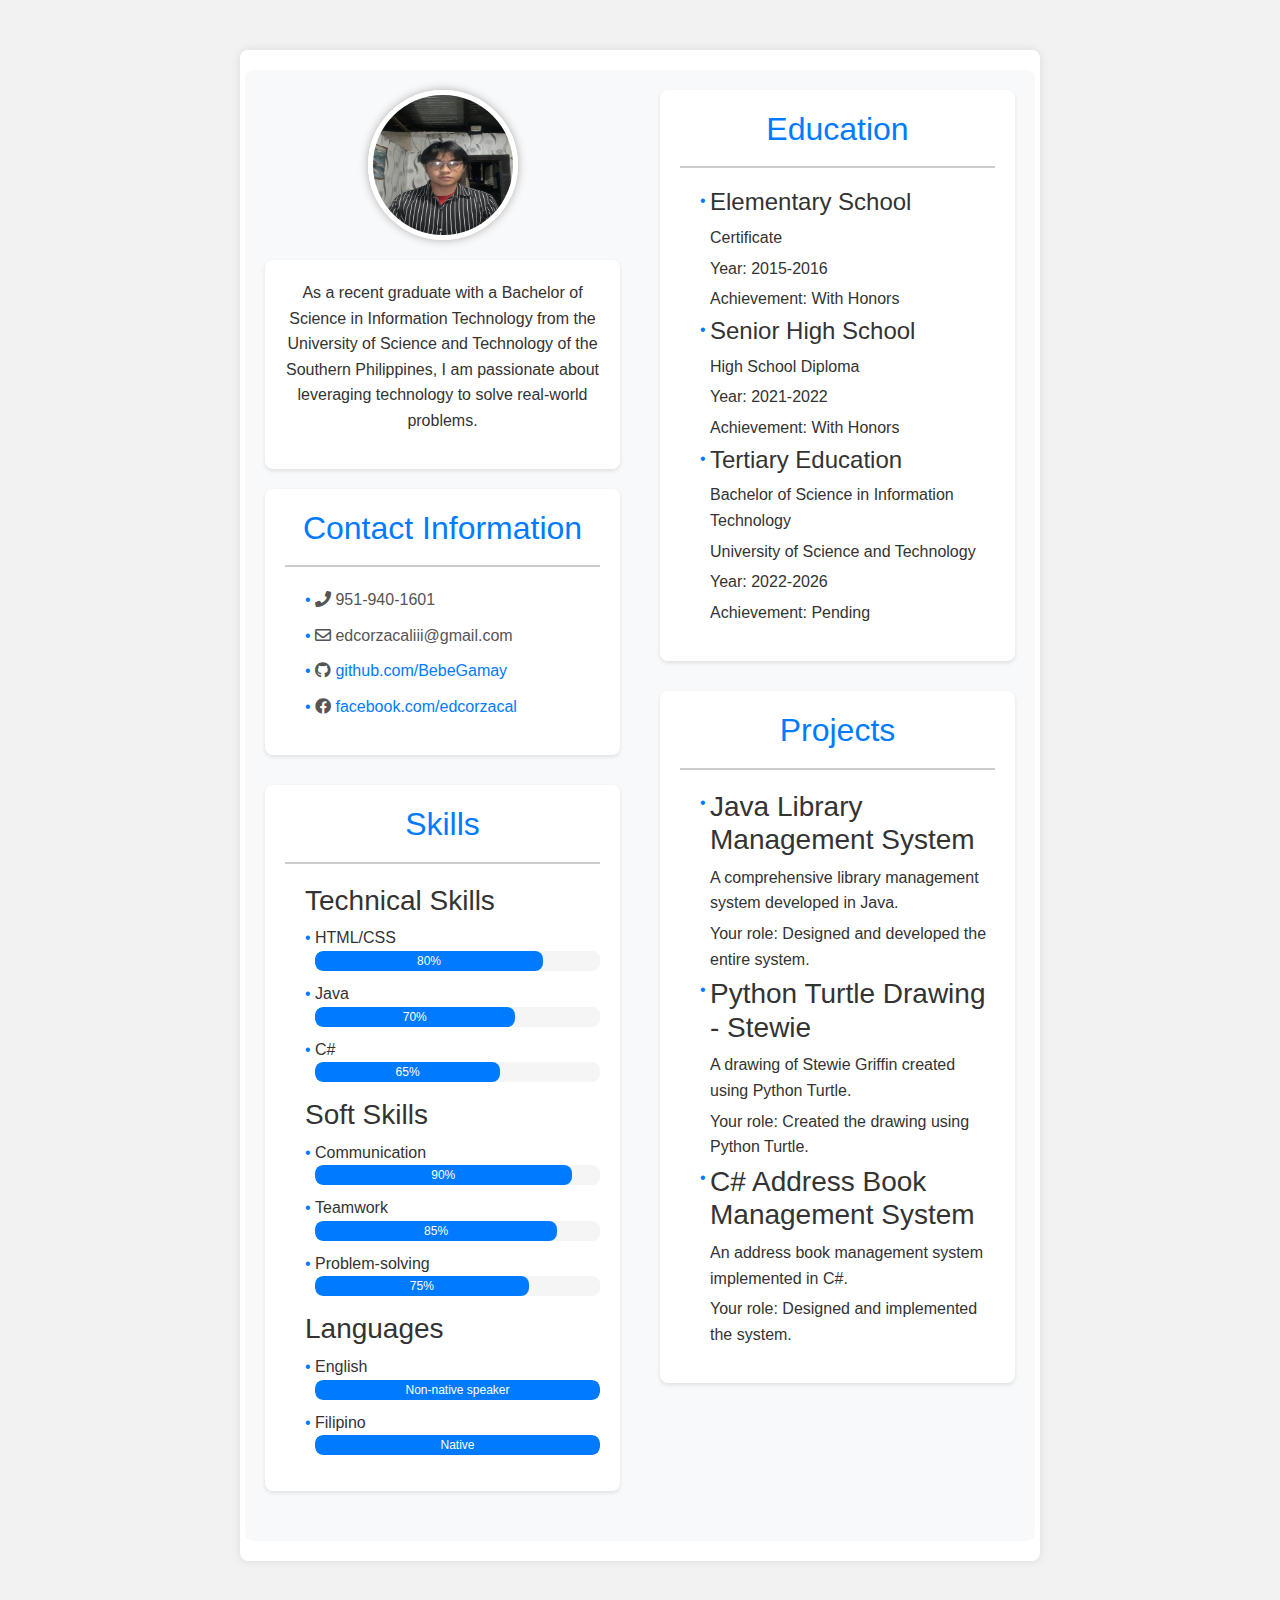
<file: index.html>
<!DOCTYPE html>
<html lang="en">
<head>
    <meta charset="UTF-8">
    <meta name="viewport" content="width=device-width, initial-scale=1.0">
    <title>Edcor Zacal - CV</title>
    <link href="https://stackpath.bootstrapcdn.com/bootstrap/4.5.2/css/bootstrap.min.css" rel="stylesheet">
    <link href="https://cdnjs.cloudflare.com/ajax/libs/font-awesome/5.15.4/css/all.min.css" rel="stylesheet">
    <link rel="stylesheet" href="styles.css">
    
</head>
<body>
    <div class="container">
        <div class="row">
            <div class="col-md-6" id="left">
                <!-- Profile Image -->
                <img src="images/profilepic.jpg" class="profile-image mx-auto d-block" alt="Profile Picture" >
                <div class="brief-description">
                    <p>As a recent graduate with a Bachelor of Science in Information Technology from the University of Science and Technology of the Southern Philippines, I am passionate about leveraging technology to solve real-world problems.</p>
                </div>
                
                <!-- Contact Information -->
                <section id="personal-info" class="section">
                    <div class="section-title">
                        <h2>Contact Information</h2>
                    </div>
                    <div class="section-content" id="personal-info2">
                        <ul class="contact-info">
                            <li><i class="fas fa-phone"></i> 951-940-1601</li>
                            <li><i class="far fa-envelope"></i> edcorzacaliii@gmail.com</li>
                            <li><i class="fab fa-github"></i> <a href="https://github.com/BebeGamay" target="_blank">github.com/BebeGamay</a></li>
                            <li><i class="fab fa-facebook"></i> <a href="https://facebook.com/edcorzacal" target="_blank">facebook.com/edcorzacal</a></li>
                        </ul>
                    </div>
                </section>
                <!-- Links and References -->
               
                <section id="skills" class="section">
                    <div class="section-title">
                        <h2>Skills</h2>
                    </div>
                    <div class="section-content">
                        <h3>Technical Skills</h3>
                        <ul class="skill-bars">
                            <li>
                                HTML/CSS
                                <div class="progress">
                                    <div class="progress-bar" style="width: 80%;">80%</div>
                                </div>
                            </li>
                            <li>
                                Java
                                <div class="progress">
                                    <div class="progress-bar" style="width: 70%;">70%</div>
                                </div>
                            </li>
                            <li>
                                C#
                                <div class="progress">
                                    <div class="progress-bar" style="width: 65%;">65%</div>
                                </div>
                            </li>
                        </ul>
                        <h3>Soft Skills</h3>
                        <ul class="skill-bars">
                            <li>
                                Communication
                                <div class="progress">
                                    <div class="progress-bar" style="width: 90%;">90%</div>
                                </div>
                            </li>
                            <li>
                                Teamwork
                                <div class="progress">
                                    <div class="progress-bar" style="width: 85%;">85%</div>
                                </div>
                            </li>
                            <li>
                                Problem-solving
                                <div class="progress">
                                    <div class="progress-bar" style="width: 75%;">75%</div>
                                </div>
                            </li>
                        </ul>
                        <h3>Languages</h3>
                        <ul class="skill-bars">
                            <li>
                                English
                                <div class="progress">
                                    <div class="progress-bar" style="width: 100%;">Non-native speaker</div>
                                </div>
                            </li>
                            <li>
                                Filipino
                                <div class="progress">
                                    <div class="progress-bar" style="width: 100%;">Native</div>
                                </div>
                            </li>
                        </ul>
                    </div>
                </section>
    
            </div>
            <div class="col-md-6" id="right">
                <!-- Education -->
                <section id="education" class="section">
                    <div class="section-title">
                        <h2>Education</h2>
                    </div>
                    <div class="section-content">
                        <ul>
                            <li>
                                <h4>Elementary School</h4>
                                <p>Certificate</p>
                                <p>Year: 2015-2016</p>
                                <p>Achievement: With Honors</p>
                            </li>
                            <li>
                                <h4>Senior High School</h4>
                                <p>High School Diploma</p>
                                <p>Year: 2021-2022</p>
                                <p>Achievement: With Honors</p>
                            </li>
                            <li>
                                <h4>Tertiary Education</h4>
                                <p>Bachelor of Science in Information Technology</p>
                                <p>University of Science and Technology</p>
                                <p>Year: 2022-2026</p>
                                <p>Achievement: Pending</p>
                            </li>
                        </ul>
                    </div>
                </section>

<section id="projects" class="section">
    <div class="section-title">
        <h2>Projects</h2>
    </div>
    <div class="section-content">
        <ul>
            <li>
                <h3>Java Library Management System</h3>
                <p>A comprehensive library management system developed in Java.</p>
                <p>Your role: Designed and developed the entire system.</p>
            </li>
            <li>
                <h3>Python Turtle Drawing - Stewie</h3>
                <p>A drawing of Stewie Griffin created using Python Turtle.</p>
                <p>Your role: Created the drawing using Python Turtle.</p>
            </li>
            <li>
                <h3>C# Address Book Management System</h3>
                <p>An address book management system implemented in C#.</p>
                <p>Your role: Designed and implemented the system.</p>
            </li>
        </ul>
    </div>
</section>
            </div>
        </div>
    </div>
</body>
</html>
</file>
<file: styles.css>
/* Reset CSS */
* {
    box-sizing: border-box;
    margin: 0;
    padding: 0;
}

body {
    font-family: 'Segoe UI', Tahoma, Geneva, Verdana, sans-serif;
    background-color: #f2f2f2; /* Light gray background */
    color: #333333; /* Dark gray text */
    line-height: 1.6;
}

.container {
    max-width: 800px;
    margin: 50px auto;
    padding: 20px;
    border-radius: 8px;
    background-color: #ffffff;
    box-shadow: 0 0 10px rgba(0, 0, 0, 0.1);
}

#left {
    background-color: #f8f9fa; /* Light gray background */
    border-top-left-radius: 8px;
    border-bottom-left-radius: 8px;
    padding: 20px;
}


#right {
    background-color: #f8f9fa; /* Light gray background */
    border-top-right-radius: 8px;
    border-bottom-right-radius: 8px;
    padding: 20px;
}

.section {
    margin-bottom: 30px;
    border-radius: 8px;
    background-color: #ffffff; /* White background */
    padding: 20px;
    box-shadow: 0 2px 4px rgba(0, 0, 0, 0.1);
}

.section-title {
    margin-bottom: 20px;
    padding-bottom: 10px;
    border-bottom: 2px solid #ccc;
    color: #007bff; /* Dark blue heading */
    text-align: center;
}

.section-content {
    padding-left: 20px;
}

.section-content li {
    margin-bottom: 10px;
    position: relative;
    padding-left: 20px;
    color: #555555;
}

.section-content ul {
    list-style: none;
    padding-left: 0;
}

.section-content li {
    margin-bottom: 5px;
    padding-left: 10px;
    position: relative;
    color: #333333; /* Dark gray text */
}

.section-content li:before {
    content: "•";
    position: absolute;
    left: 0;
    color: #007bff; /* Dark blue bullet */
}

.section-content li p {
    margin: 5px 0;
}

.section-content li:last-child {
    margin-bottom: 0;
}

.profile-image {
    width: 150px;
    height: 150px;
    border-radius: 50%;
    margin-bottom: 20px;
    border: 5px solid #ffffff;
    box-shadow: 0 0 10px rgba(0, 0, 0, 0.3);
    transition: transform 0.3s ease-in-out;
}

.profile-image:hover {
    transform: scale(1.1);
}
.progress {
    height: 20px;
    background-color: #f5f5f5;
    border-radius: 8px;
    margin-bottom: 10px;
}

.progress-bar {
    background-color: #007bff;
    height: 100%;
    border-radius: 8px;
    color: white;
    text-align: center;
    line-height: 20px;
    animation: progress-bar-animation 2s ease forwards;
}

@keyframes progress-bar-animation {
    from {
        width: 0;
    }
    to {
        width: 100%;
    }
}

/* Additional Design */
.brief-description {
    margin-bottom: 20px;
    padding: 20px;
    border-radius: 8px;
    background-color: #ffffff;
    color: #333333; /* Dark gray text */
    text-align: center;
    box-shadow: 0 2px 4px rgba(0, 0, 0, 0.1);
}

.brief-description p {
    margin-bottom: 15px;
    font-size: 16px;
    line-height: 1.6;
}

.contact-info li {
    list-style: none;
    margin-bottom: 10px;
    color: #555555;
}

/* Media Queries */
@media screen and (max-width: 600px) {
    .container {
        flex-direction: column;
    }
    .left-column, .right-column {
        border: none;
        padding: 0;
    }
    .left-column {
        margin-bottom: 20px;
    }
}
</file>
